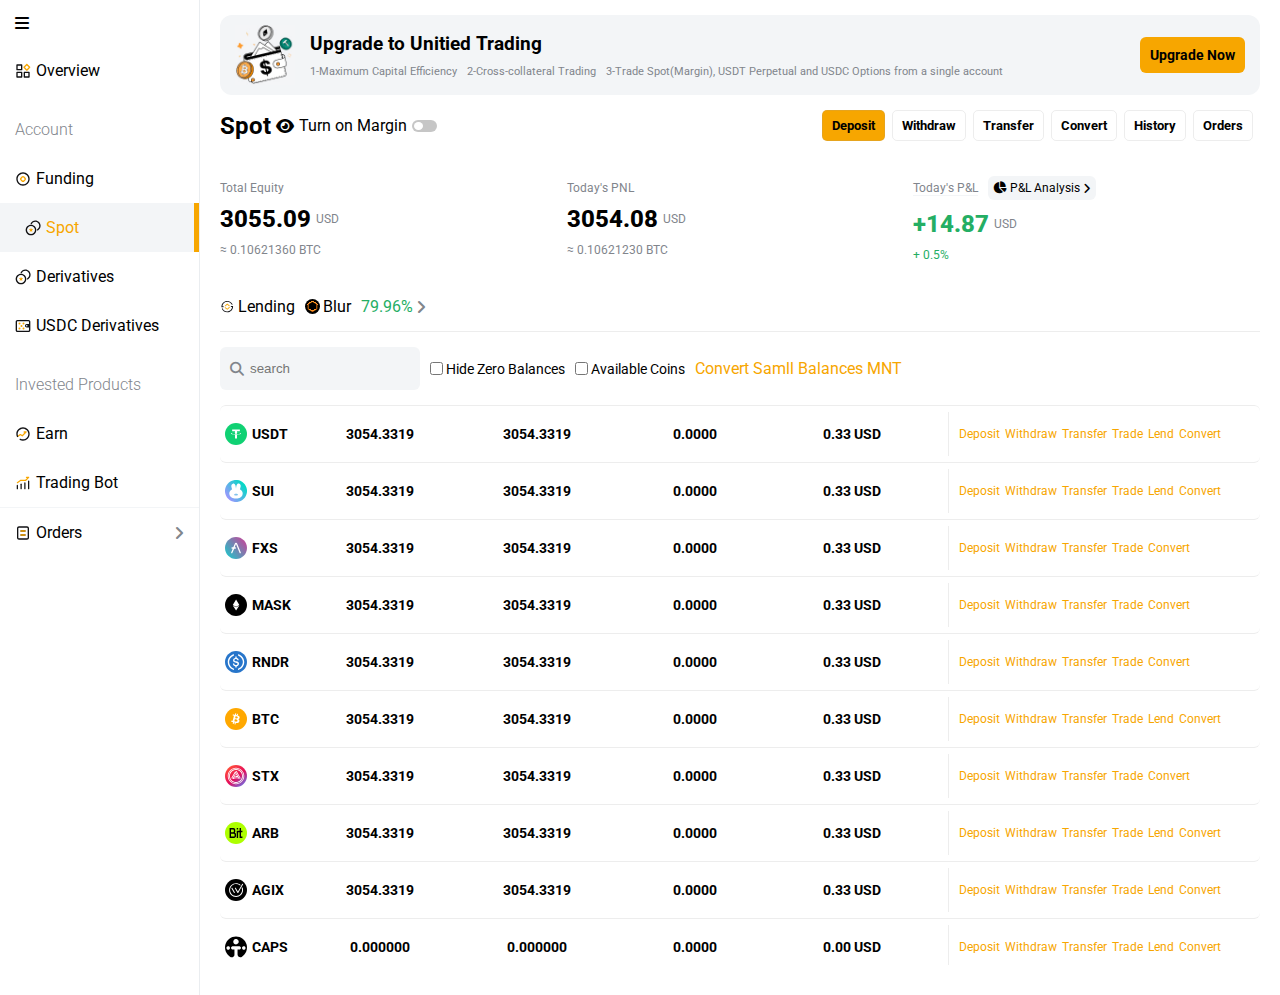
<file: index.html>
<!DOCTYPE html>
<html lang="en">
<head>
    <meta charset="UTF-8">
    <meta http-equiv="X-UA-Compatible" content="IE=edge">
    <meta name="viewport" content="width=device-width, initial-scale=1.0">
    <link rel="stylesheet" href="style.css">
    <link rel="stylesheet" href="webfonts/all.min.css">
    <link rel="preconnect" href="https://fonts.googleapis.com">
    <link rel="preconnect" href="https://fonts.gstatic.com" crossorigin>
    <link href="https://fonts.googleapis.com/css2?family=Roboto:ital,wght@0,100;0,300;0,400;1,100&display=swap" rel="stylesheet">
    <title>Bybit/Spot</title>
</head>
<body>
    <main>
        <aside>
            <i class= "fa-solid fa-bars" ></i>
            <ul class="pages">
                <li><a href="overview_page/index.html"><img src="images/download.svg" alt=""> <span>Overview</span></a></li>
                <h4 class="mini-title">Account</h4>
                <ul class="sub">
                    <li><a href="#0"><img src="images/download (1).svg" alt=""><span>Funding</span></a></li>
                    <li class="active"><a href="#0"><img src="images/download (3).svg" alt=""><span>Spot</span></a></li>
                    <li><a href="#0"><img src="images/download (3).svg" alt=""><span>Derivatives</span></a></li>
                    <li><a href="#0"><img src="images/download (2).svg" alt=""><span>USDC Derivatives</span></a></li>
                </ul>
                <h4 class="mini-title">Invested Products</h4>
                <ul class="sub">
                    <li><a href="#0"><img src="images/download (4).svg" alt=""><span>Earn</span></a></li>
                    <li><a href="#0"><img src="images//download (5).svg" alt=""><span>Trading Bot</span></a></li>
                </ul>
                <li class="last-li"><a href="#0"><img src="images/download (6).svg" alt=""><span>Orders</span></a><i class="fa-solid fa-angle-right"></i></li>
            </ul>
        </aside>
        <div class="content">
            <div class="overley"></div>
            <div class="acc-guide">
                <div class="left">
                    <img src="images/uta_update.0687ecd8.jpeg" alt="">
                    <div class="upgrade">
                        <h3>Upgrade to Unitied Trading</h3>
                        <ul clas="list">
                            <li>1-Maximum Capital Efficiency</li>
                            <li>2-Cross-collateral Trading</li>
                            <li>3-Trade Spot(Margin), USDT Perpetual and USDC Options from a single account</li>
                        </ol>
                    </div>
                </div>
                <a href="#0" class="right">Upgrade Now</a>
            </div>
            <div class="overview">
                <div class="left">
                    <h3>Spot<i class="fa-solid fa-eye"></i></h3>
                    <span>Turn on Margin <span class="icon"></span></span>
                </div>
                <div class="right">
                    <ul>
                        <li class="active">Deposit</li>
                        <li>Withdraw</li>
                        <li>Transfer</li>
                        <li>Convert</li>
                        <li>History</li>
                        <li>Orders</li>
                    </ul>
                </div>
            </div>
            <!-- usd info -->
            <div class="usd-info">
                <div class="box">
                    <div class="info">
                        <p class="head">Total Equity</p>
                        <div class="balance"><span class="num">3055.09</span><span>USD</span></div>
                        <p class="btc">≈ <span>0.10621360</span> BTC </p>
                    </div>
                </div>
                <div class="box">
                    <div class="info">
                        <p class="head">Today's PNL</p>
                        <div class="balance"><span class="num">3054.08</span><span>USD</span></div>
                            <p class="btc">≈ <span>0.10621230</span> BTC</p>
                    </div>
                </div>
                <div class="box">
                    <div class="info">
                        <div class="top">
                            <p class="head">Today's P&L</p>
                            <a href="analysis_page/index.html"><i class="fa-solid fa-chart-pie"></i> P&L Analysis <i class="fa-solid fa-angle-right"></i></a>
                        </div>
                        <div class="balance"><span class="plus">+</span><span class="num">14.87</span><span>USD</span></div>
                            <p class="btc">+ <span class="percentage">0.5%</span></p>
                    </div>
                </div>
            </div>
            <div class="mini">
                <span class="lending"><img src="images/download (7).svg" alt="">Lending</span>
                <span class="blur"><img src="images/a53b3094971d7b64825807ae103b2e50.svg" alt="">Blur</span>
                <span class="percent">79.96% <i class="fa-solid fa-angle-right"></i></span>
            </div>
            <div class="balances">
                <div class="inputs">
                    <div class="search">
                        <i class="fa-solid fa-search"></i>
                        <input type="search" name="" id="" placeholder="search">
                    </div>
                    <div class="hide-check-box check">
                        <input type="checkbox" name="" id="hide">
                        <label for="hide">Hide Zero Balances</label>
                    </div>
                    <div class="Available-check-box check">
                        <input type="checkbox" name="" id="Available">
                        <label for="Available">Available Coins</label>
                    </div>
                    <a href="#0">Convert Samll Balances MNT</a>
                </div>
                <div class="table">
                    <div class="row">
                        <div class="left">
                            <div class="title">
                                <img src="images/balances/170314b1e124e4f11ac58e456264a1b7.svg" alt="">
                                <span>USDT</span>
                            </div>
                            <ul class="balance">
                                <li>3054.3319</li>
                                <li>3054.3319</li>
                                <li>0.0000</li>
                                <li>0.33 USD</li>
                            </ul>
                        </div>
                        <ul class="options">
                            <li>Deposit</li>
                            <li>Withdraw</li>
                            <li>Transfer</li>
                            <li>Trade</li>
                            <li>Lend</li>
                            <li>Convert</li>
                        </ul>
                    </div>
                    <div class="row">
                        <div class="left">
                            <div class="title">
                                <img src="images/balances/1857d5971bed49d9b411032f54243128.svg" alt="">
                                <span>SUI</span>
                            </div>
                            <ul class="balance">
                                <li>3054.3319</li>
                                <li>3054.3319</li>
                                <li>0.0000</li>
                                <li>0.33 USD</li>
                            </ul>
                        </div>
                        <ul class="options">
                            <li>Deposit</li>
                            <li>Withdraw</li>
                            <li>Transfer</li>
                            <li>Trade</li>
                            <li>Lend</li>
                            <li>Convert</li>
                        </ul>
                    </div>
                    <div class="row">
                        <div class="left">
                            <div class="title">
                                <img src="images/balances/758de35cf90c758af2f36496de80621e.svg" alt="">
                                <span>FXS</span>
                            </div>
                            <ul class="balance">
                                <li>3054.3319</li>
                                <li>3054.3319</li>
                                <li>0.0000</li>
                                <li>0.33 USD</li>
                            </ul>
                        </div>
                        <ul class="options">
                            <li>Deposit</li>
                            <li>Withdraw</li>
                            <li>Transfer</li>
                            <li>Trade</li>
                            <li>Convert</li>
                        </ul>
                    </div>
                    <div class="row">
                        <div class="left">
                            <div class="title">
                                <img src="images/balances/8f413d7ed51fa4bc3d206d6abf41f4dc.svg" alt="">
                                <span>MASK</span>
                            </div>
                            <ul class="balance">
                                <li>3054.3319</li>
                                <li>3054.3319</li>
                                <li>0.0000</li>
                                <li>0.33 USD</li>
                            </ul>
                        </div>
                        <ul class="options">
                            <li>Deposit</li>
                            <li>Withdraw</li>
                            <li>Transfer</li>
                            <li>Trade</li>
                            <li>Convert</li>
                        </ul>
                    </div>
                    <div class="row">
                        <div class="left">
                            <div class="title">
                                <img src="images/balances/d5f54f5d8fb4157ec4414ebef8befb89.svg" alt="">
                                <span>RNDR</span>
                            </div>
                            <ul class="balance">
                                <li>3054.3319</li>
                                <li>3054.3319</li>
                                <li>0.0000</li>
                                <li>0.33 USD</li>
                            </ul>
                        </div>
                        <ul class="options">
                            <li>Deposit</li>
                            <li>Withdraw</li>
                            <li>Transfer</li>
                            <li>Trade</li>
                            <li>Convert</li>
                        </ul>
                    </div>
                    <div class="row">
                        <div class="left">
                            <div class="title">
                                <img src="images/balances/d9c8c35b4223b50d9773d7d5294d019f.svg" alt="">
                                <span>BTC</span>
                            </div>
                            <ul class="balance">
                                <li>3054.3319</li>
                                <li>3054.3319</li>
                                <li>0.0000</li>
                                <li>0.33 USD</li>
                            </ul>
                        </div>
                        <ul class="options">
                            <li>Deposit</li>
                            <li>Withdraw</li>
                            <li>Transfer</li>
                            <li>Trade</li>
                            <li>Lend</li>
                            <li>Convert</li>
                        </ul>
                    </div>
                    <div class="row">
                        <div class="left">
                            <div class="title">
                                <img src="images/balances/f002f4e46c0af78c90618f99cf4cfd5d.svg" alt="">
                                <span>STX</span>
                            </div>
                            <ul class="balance">
                                <li>3054.3319</li>
                                <li>3054.3319</li>
                                <li>0.0000</li>
                                <li>0.33 USD</li>
                            </ul>
                        </div>
                        <ul class="options">
                            <li>Deposit</li>
                            <li>Withdraw</li>
                            <li>Transfer</li>
                            <li>Trade</li>
                            <li>Convert</li>
                        </ul>
                    </div>
                    <div class="row">
                        <div class="left">
                            <div class="title">
                                <img src="images/balances/f4d5a4412a4ae96b424cd369f81d489f.svg" alt="">
                                <span>ARB</span>
                            </div>
                            <ul class="balance">
                                <li>3054.3319</li>
                                <li>3054.3319</li>
                                <li>0.0000</li>
                                <li>0.33 USD</li>
                            </ul>
                        </div>
                        <ul class="options">
                            <li>Deposit</li>
                            <li>Withdraw</li>
                            <li>Transfer</li>
                            <li>Trade</li>
                            <li>Lend</li>
                            <li>Convert</li>
                        </ul>
                    </div>
                    <div class="row">
                        <div class="left">
                            <div class="title">
                                <img src="images/balances/4f3ab9a1902a7daf20a56386bbf0fc79.svg" alt="">
                                <span>AGIX</span>
                            </div>
                            <ul class="balance">
                                <li>3054.3319</li>
                                <li>3054.3319</li>
                                <li>0.0000</li>
                                <li>0.33 USD</li>
                            </ul>
                        </div>
                        <ul class="options">
                            <li>Deposit</li>
                            <li>Withdraw</li>
                            <li>Transfer</li>
                            <li>Trade</li>
                            <li>Lend</li>
                            <li>Convert</li>
                        </ul>
                    </div>
                    <div class="row">
                        <div class="left">
                            <div class="title">
                                <img src="images/balances/e0daf3f2ada42daf83da854898471602.svg" alt="">
                                <span>CAPS</span>
                            </div>
                            <ul class="balance">
                                <li>0.000000</li>
                                <li>0.000000</li>
                                <li>0.0000</li>
                                <li>0.00 USD</li>
                            </ul>
                        </div>
                        <ul class="options">
                            <li>Deposit</li>
                            <li>Withdraw</li>
                            <li>Transfer</li>
                            <li>Trade</li>
                            <li>Lend</li>
                            <li>Convert</li>
                        </ul>
                    </div>
                    <div class="row">
                        <div class="left">
                            <div class="title">
                                <img src="images/balances/346a12a304bf37a227af2e7f7fcee6d7.svg" alt="">
                                <span>CGPT</span>
                            </div>
                            <ul class="balance">
                                <li>0.000000</li>
                                <li>0.000000</li>
                                <li>0.0000</li>
                                <li>0.00 USD</li>
                            </ul>
                        </div>
                        <ul class="options">
                            <li>Deposit</li>
                            <li>Withdraw</li>
                            <li>Transfer</li>
                            <li>Trade</li>
                            <li>Lend</li>
                            <li>Convert</li>
                        </ul>
                    </div>
                </div>
            </div>
        </div>
    </main>
    <script src="main.js"></script>
</body>
</html>
</file>
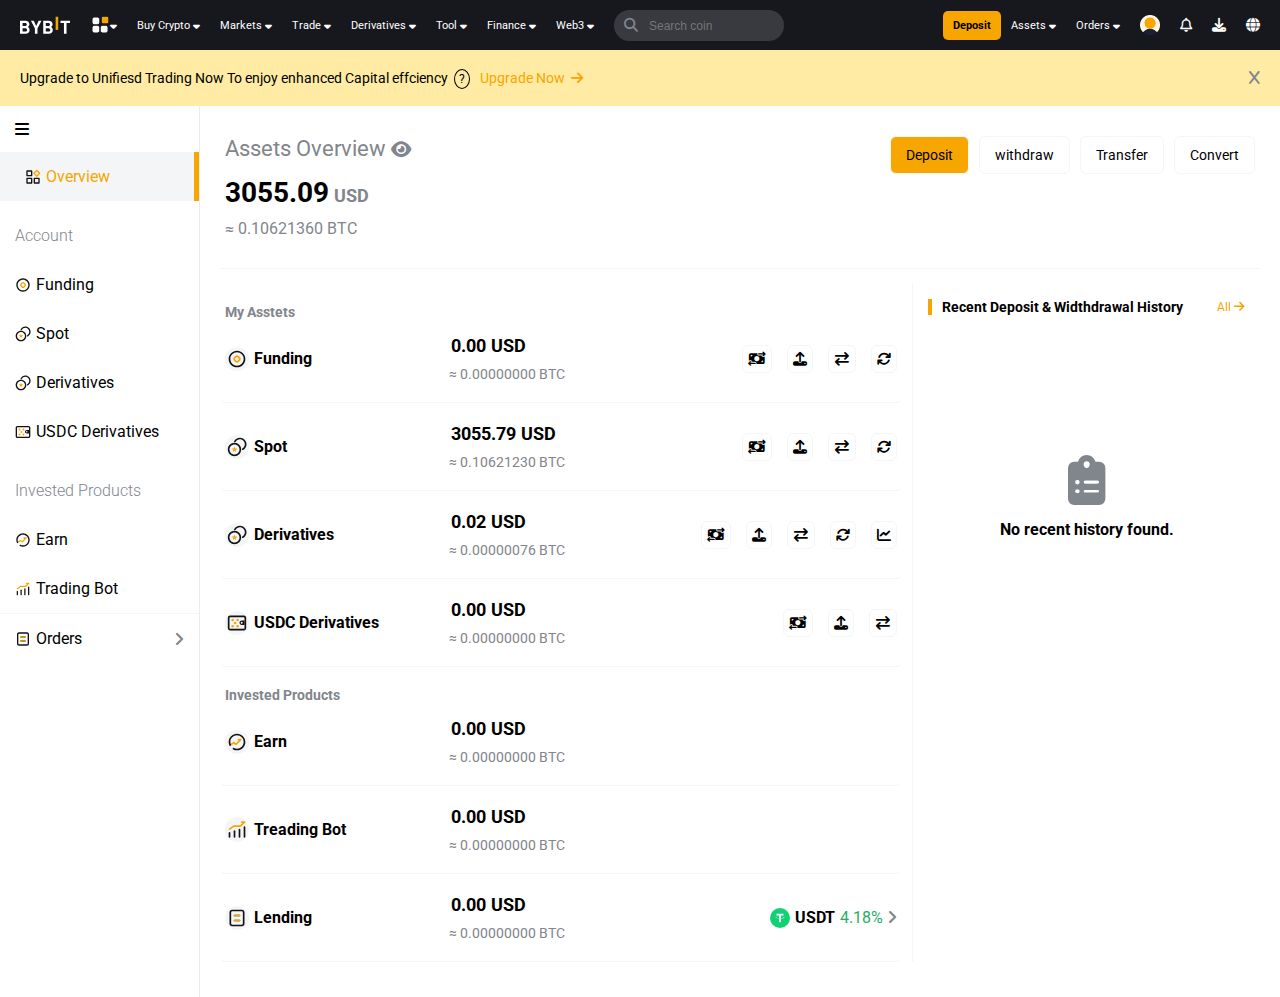
<file: overview_page/index.html>
<!DOCTYPE html>
<html lang="en">
<head>
    <meta charset="UTF-8">
    <meta http-equiv="X-UA-Compatible" content="IE=edge">
    <meta name="viewport" content="width=device-width, initial-scale=1.0">
    <link rel="stylesheet" href="style.css">
    <link rel="stylesheet" href="../webfonts/all.min.css">
    <link rel="preconnect" href="https://fonts.googleapis.com">
    <link rel="preconnect" href="https://fonts.gstatic.com" crossorigin>
    <link href="https://fonts.googleapis.com/css2?family=Roboto:ital,wght@0,100;0,300;0,400;1,100&display=swap" rel="stylesheet">
    <title>Overview</title>
</head>
<body>
    <header>
        <div class="left">
            <ul class="linkes">
                <li class="mobile"><a href="#0"><img class="logo" src="images/logo.svg" alt=""></a></li>
                <li><a href="#0"><img class="link" src="images/download.png" alt=""><i class="fa-solid fa-caret-down"></i></a></li>
                <li><a href="#0"><span>Buy Crypto</span><i class="fa-solid fa-caret-down"></i></a></li>
                <li><a href="#0"><span>Markets</span><i class="fa-solid fa-caret-down"></i></a></li>
                <li><a href="#0"><span>Trade</span><i class="fa-solid fa-caret-down"></i></a></li>
                <li><a href="#0"><span>Derivatives</span><i class="fa-solid fa-caret-down"></i></a></li>
                <li><a href="#0"><span>Tool</span><i class="fa-solid fa-caret-down"></i></a></li>
                <li><a href="#0"><span>Finance</span><i class="fa-solid fa-caret-down"></i></a></li>
                <li><a href="#0"><span>Web3</span><i class="fa-solid fa-caret-down"></i></a></li>
            </ul>
            <div class="search">
                <i class="fa-solid fa-search"></i>
                <input type="search" name="" id="" placeholder="Search coin">
            </div>
            <div class="search-mobile">
                <i class="fa-solid fa-search"></i>
                <input type="search" name="" id="" placeholder="Search coin">
            </div>
        </div>
        <div class="right">
            <ul class="linkes">
                <li class="btn"><a href="#0">Deposit</a></li>
                <li><a href="#0"><span>Assets</span><i class="fa-solid fa-caret-down"></i></a></li>
                <li><a href="#0"><span>Orders</span><i class="fa-solid fa-caret-down"></i></a></li>
                <li class="mobile sub-menu">
                    <a href="#0"><i class="fa-solid fa-angle-down mobile"></i><img src="images/default.png" alt=""></a>
                    <ul class="icons">
                        <ul class="nested">
                            <li class="mobile"><a href="#0"><img src="images/default.png" alt=""></a></li>
                            <li class="mobile"><a href="#0"><i class="fa-regular fa-bell"></i></a></li>
                            <li class="mobile"><a href="#0"><i class="fa-solid fa-download "></i></a></li>
                            <li class="mobile"><a href="#0"><i class="fa-solid fa-globe "></i></a></li>
                        </ul>
                        <li class="btn mobile"><a href="#0">Deposit</a></li>
                    </ul>
                </li>
                <li class="mobile bars last"><i class="fa-solid fa-bars"></i></li>
                <li><a href="#0"><i class="fa-regular fa-bell last"></i></a></li>
                <li><a href="#0"><i class="fa-solid fa-download last"></i></a></li>
                <li><a href="#0"><i class="fa-solid fa-globe last"></i></a></li>
            </ul>
        </div>
    </header>
    <div class="mobile-menu">
        <i class="fa-solid fa-x"></i>
        <ul class="linkes">
            <li><a href="#0"><span>Assets</span><i class="fa-solid fa-caret-down"></i></a></li>
            <li><a href="#0"><span>Orders</span><i class="fa-solid fa-caret-down"></i></a></li>
            <li><a href="#0"><img class="link" src="images/download.png" alt=""><i class="fa-solid fa-caret-down"></i></a></li>
            <li><a href="#0"><span>Buy Crypto</span><i class="fa-solid fa-caret-down"></i></a></li>
            <li><a href="#0"><span>Markets</span><i class="fa-solid fa-caret-down"></i></a></li>
            <li><a href="#0"><span>Trade</span><i class="fa-solid fa-caret-down"></i></a></li>
            <li><a href="#0"><span>Derivatives</span><i class="fa-solid fa-caret-down"></i></a></li>
            <li><a href="#0"><span>Tool</span><i class="fa-solid fa-caret-down"></i></a></li>
            <li><a href="#0"><span>Finance</span><i class="fa-solid fa-caret-down"></i></a></li>
            <li><a href="#0"><span>Web3</span><i class="fa-solid fa-caret-down"></i></a></li>
        </ul>
    </div>
    <div class="upgrade">
        <div class="left">
            <p>Upgrade to Unifiesd Trading Now To enjoy enhanced Capital effciency <span>?</span></p>
            <a href="#0">Upgrade Now <i class="fa-solid fa-arrow-right"></i></a>
        </div>
        <i class="fa-solid fa-x"></i>
    </div>
    <main>
        <aside>
            <i class= "fa-solid fa-bars" ></i>
            <ul class="pages">
                <li class="active"><a href="#0"><img src="images/download.svg" alt=""> <span>Overview</span></a></li>
                <h4 class="mini-title">Account</h4>
                <ul class="sub">
                    <li><a href="#0"><img src="images/download (1).svg" alt=""><span>Funding</span></a></li>
                    <li><a href="../index.html"><img src="images/download (3).svg" alt=""><span>Spot</span></a></li>
                    <li><a href="#0"><img src="images/download (3).svg" alt=""><span>Derivatives</span></a></li>
                    <li><a href="#0"><img src="images/download (2).svg" alt=""><span>USDC Derivatives</span></a></li>
                </ul>
                <h4 class="mini-title">Invested Products</h4>
                <ul class="sub">
                    <li><a href="#0"><img src="images/download (4).svg" alt=""><span>Earn</span></a></li>
                    <li><a href="#0"><img src="images//download (5).svg" alt=""><span>Trading Bot</span></a></li>
                </ul>
                <li class="last-li"><a href="#0"><img src="images/download (6).svg" alt=""><span>Orders</span></a><i class="fa-solid fa-angle-right"></i></li>
            </ul>
        </aside>
        <div class="content">
            <div class="assets-overveiw">
                <div class="left">
                    <div class="info">
                        <p class="head">Assets Overview <i class="fa-solid fa-eye"></i></p>
                        <div class="balance"><span class="num">3055.09</span><span>USD</span></div>
                        <p class="btc">≈ <span>0.10621360</span> BTC </p>
                    </div>
                </div>
                <div class="right">
                    <ul>
                        <li class="active">Deposit</li>
                        <li>withdraw</li>
                        <li>Transfer</li>
                        <li>Convert</li>
                    </ul>
                </div>
            </div>
            <div class="my-assets">
                <div class="left">
                    <div class="row">
                        <h4>My Asstets</h4>
                        <div class="row-content">
                            <div class="left">
                                <h3 class="title"><div class="img"><img src="images/download (1).svg" alt=""></div>Funding</h3>
                                <div class="info">
                                    <div class="balance"><span class="num">0.00</span><span>USD</span></div>
                                    <p class="btc">≈ <span>0.00000000</span> BTC </p>
                                </div>
                            </div>
                            <div class="right">
                                <ul>
                                    <li><i class="fa-solid fa-money-bill-transfer"></i></li>
                                    <li><i class="fa-solid fa-upload"></i></li>
                                    <li><i class="fa-solid fa-arrow-right-arrow-left"></i></li>
                                    <li><i class="fa-solid fa-arrows-rotate"></i></li>
                                </ul>
                            </div>
                        </div>
                    </div>
                    <div class="row">
                        <div class="row-content">
                            <div class="left">
                                <h3 class="title"><div class="img"><img src="images/download (3).svg" alt=""></div>Spot</h3>
                                <div class="info">
                                    <div class="balance"><span class="num">3055.79</span><span>USD</span></div>
                                    <p class="btc">≈ <span>0.10621230</span> BTC </p>
                                </div>
                            </div>
                            <div class="right">
                                <ul>
                                    <li><i class="fa-solid fa-money-bill-transfer"></i></li>
                                    <li><i class="fa-solid fa-upload"></i></li>
                                    <li><i class="fa-solid fa-arrow-right-arrow-left"></i></li>
                                    <li><i class="fa-solid fa-arrows-rotate"></i></li>
                                </ul>
                            </div>
                        </div>
                    </div>
                    <div class="row">
                        <div class="row-content">
                            <div class="left">
                                <h3 class="title"><div class="img"><img src="images/download (3).svg" alt=""></div>Derivatives</h3>
                                <div class="info">
                                    <div class="balance"><span class="num">0.02</span><span>USD</span></div>
                                    <p class="btc">≈ <span>0.00000076</span> BTC </p>
                                </div>
                            </div>
                            <div class="right">
                                <ul>
                                    <li><i class="fa-solid fa-money-bill-transfer"></i></li>
                                    <li><i class="fa-solid fa-upload"></i></li>
                                    <li><i class="fa-solid fa-arrow-right-arrow-left"></i></li>
                                    <li><i class="fa-solid fa-arrows-rotate"></i></li>
                                    <li><i class="fa-solid fa-chart-line"></i></li>
                                </ul>
                            </div>
                        </div>
                    </div>
                    <div class="row">
                        <div class="row-content">
                            <div class="left">
                                <h3 class="title"><div class="img"><img src="images/download (2).svg" alt=""></div>USDC Derivatives</h3>
                                <div class="info">
                                    <div class="balance"><span class="num">0.00</span><span>USD</span></div>
                                    <p class="btc">≈ <span>0.00000000</span> BTC </p>
                                </div>
                            </div>
                            <div class="right">
                                <ul>
                                    <li><i class="fa-solid fa-money-bill-transfer"></i></li>
                                    <li><i class="fa-solid fa-upload"></i></li>
                                    <li><i class="fa-solid fa-arrow-right-arrow-left"></i></li>
                                </ul>
                            </div>
                        </div>
                    </div>
                    <div class="row">
                        <h4>Invested Products</h4>
                        <div class="row-content">
                            <div class="left">
                                <h3 class="title"><div class="img"><img src="images/download (4).svg" alt=""></div>Earn</h3>
                                <div class="info">
                                    <div class="balance"><span class="num">0.00</span><span>USD</span></div>
                                    <p class="btc">≈ <span>0.00000000</span> BTC </p>
                                </div>
                            </div>
                            <div class="right">
                            </div>
                        </div>
                    </div>
                    <div class="row">
                        <div class="row-content">
                            <div class="left">
                                <h3 class="title"><div class="img"><img src="images/download (5).svg" alt=""></div>Treading Bot</h3>
                                <div class="info">
                                    <div class="balance"><span class="num">0.00</span><span>USD</span></div>
                                    <p class="btc">≈ <span>0.00000000</span> BTC </p>
                                </div>
                            </div>
                            <div class="right">
                            </div>
                        </div>
                    </div>
                    <div class="row">
                        <div class="row-content">
                            <div class="left">
                                <h3 class="title"><div class="img"><img src="images/download (6).svg" alt=""></div>Lending</h3>
                                <div class="info">
                                    <div class="balance"><span class="num">0.00</span><span>USD</span></div>
                                    <p class="btc">≈ <span>0.00000000</span> BTC </p>
                                </div>
                            </div>
                            <div class="right">
                                <h3>
                                    <img src="images/170314b1e124e4f11ac58e456264a1b7.svg" alt="">
                                    USDT
                                </h3>
                                <span>4.18% <i class="fa-solid fa-angle-right"></i></span>
                            </div>
                        </div>
                    </div>
                </div>
                <div class="right">
                    <div class="header">
                        <h3>Recent Deposit & Widthdrawal History</h3>
                        <a href="#0">All <i class="fa-solid fa-arrow-right"></i></a>
                    </div>
                    <div class="content"></div>
                    <div class="no-data">
                        <i class="fa-solid fa-clipboard-list"></i>
                        <p>No recent history found.</p>
                    </div>
                </div>
            </div>
        </div>
    </main>
    <div class="overley"></div>
    <script src="main.js"></script>
</body>
</html>
</file>
<file: style.css>
* {
    box-sizing: border-box;
    padding: 0;
    margin: 0;
}

:root {
    --main-color: #f7a600;
    --main-padding: 15px;
    --background-color: #f3f5f7;
    --bds-gray-T2: #81858c;
    --green-color: rgb(36, 174, 100);
}

body {
    scroll-behavior: smooth;
    font-family: 'Roboto', sans-serif;
}

ul {
    list-style: none;
}

a {
    text-decoration: none;
}
/* start sidebar */
main {
    transition: 0.4s;
    display: grid;
    grid-template-columns: 200px 1fr;
}
@media (min-width:992px) {
    main.m-sh {
        grid-template-columns: 50px 1fr;
    }
}
@media (max-width:991px) {
    main {
        grid-template-columns: 1fr;
    }
}
main aside {
    transition: 0.4s;
    width: 200px;
    border-right: 1px solid #eaedf0;
    height: 100%;
    background-color: white;
}
main aside ul li {
    transition: var(0.6s);
}
main aside ul li a {
    transition: 0.6s;
    display: flex;
    align-items: center;
    color: black;
    padding: var(--main-padding);
}
main aside ul li:hover a {
    color: var(--main-color);
}

main aside ul li:hover {
    background-color: var(--background-color);
}
main aside ul li a img {
    margin-right: 5px;
}

main aside ul li.active {
    background-color: var(--background-color);
    position: relative;
} 
main aside ul li.active a img {
    margin-left: 10px;
}

main aside ul li.active a {
    color: var(--main-color);
}
main aside ul li.active::after {
    content: "";
    position: absolute;
    width: 5px;
    height: 100%;
    right: 0;
    top: 0;
    background-color: var(--main-color);
}
main aside ul li img {
    transition: 0.6s;
    width: 16px;
    height: 16px;
}
main aside ul li:hover img {
    margin-left: 10px;
}
main aside > i {
    padding: var(--main-padding);
    cursor: pointer;
}

main aside ul h4 {
    margin-top: 10px;
    color: var(--bds-gray-T2);
    font-size: 16px;
    padding: var(--main-padding);
    font-weight: 300;
}

.last-li {
    display: flex;
    align-items: center;
    justify-content: space-between;
    border-top: 0.5px solid var(--background-color) ;
}
.last-li > i {
    color: var(--bds-gray-T2);
    cursor: pointer;
    transition: 0.6s;
    margin-right: 15px;
}

.last-li > i:hover {
    color: var(--main-color);
}
/* shrink class */

aside.shrink {
    width: 50px ;
    overflow: hidden;
}

aside.shrink ul li a img {
    margin-right: 20px;
}
aside.shrink ul h4 {
    margin-left: 40px;
}

aside.shrink ul li:hover img {
    margin-left: 0;
}
aside.shrink ul li a span {
    display: none;
}

aside.shrink ul h4 {
    visibility: hidden;
}
aside.shrink ul li.active img {
    margin-left: 0;
}

/* responsive */
@media (max-width: 991px)
{
    main aside {
        position: fixed;
        z-index: 100000;
        width: 300px;
    }
    main aside ul li a {
        font-size: 14px;
    }
}

/* content */
main .content {
    padding: var(--main-padding) 20px;
}
main .content .acc-guide {
    background-color: var(--background-color);
    padding: 10px 15px;
    display: flex;
    justify-content: space-between;
    align-items: center;
    border-radius: 12px;
}

main .content .acc-guide .left {
    display: flex;
    justify-content: space-between;
    align-items: center;
}

main .content .acc-guide .left ul {
    display: flex;
    justify-content: space-between;
    margin-top: 10px;
}

main .content .acc-guide .left img {
    width: 60px;

}

main .content .acc-guide .left .upgrade {
    display: flex;
    flex-direction: column;
    justify-content: space-between;
    align-items: flex-start;
    margin-left: 15px;
}

main .content .acc-guide .left ul li {
    font-size: 11px;
    color: var(--bds-gray-T2);
}

main .content .acc-guide .left ul li:not(:last-child) {
    margin-right: 10px;
}

main .content .acc-guide  a.right {
    display: block;
    color: black;
    background-color: var(--main-color);
    border-radius: 6px;
    width: fit-content;
    padding: 10px;
    font-size: 14px;
    font-weight: bold;
    text-align: center;
}
.overley  {
    display: none;
    position: fixed;
    width: 100%;
    height: calc(100% + 15px);
    background-color: #00000061;
    top: 0;
}
/* responsive */

@media (max-width: 991px)
{
    main .content {
        padding-left: 65px;
    }
    main .content .acc-guide {
        flex-direction: column;
        justify-content: center;
        align-items: center;
        padding: 15px 5px 20px;
    }
    main .content .acc-guide .left {
        flex-direction: column;

    }
    main .content .acc-guide .left h3 {
        margin: 10px 0 0;
    }
    main .content .acc-guide .left .upgrade {
        align-items: center;
        justify-content: center;
    }
    main .content .acc-guide .left ul {
        margin-top: 20px;
    }
    main .content .acc-guide .left ul li {
        padding: 10px 0;
        font-size: 13px;
    }
    main .content .acc-guide a.right {
        margin-top: 20px;
    }   
}

@media (max-width: 676px)
{
    main .content .acc-guide .left ul {
        flex-wrap: wrap;
    }
}

/* over view */

.overview {
    display: flex;
    justify-content: space-between;
    align-items: center;
    margin: 15px 0;
}
.overview .left {
    display: flex;
    align-items: center;
}
.overview .left h3 {
    font-size: 24px;
    font-weight: bold;
    display: flex;
    align-items: center;
}
.overview .left > span {
    margin-left: 5px;
    display: flex;
    align-items: center;
}
.overview .left > span .icon {
    position: relative;
    display: block;
    width: 25px;
    height: 12px;
    background-color: #9e9e9e96;
    margin-left: 5px;
    border-radius: 12px;
    cursor: pointer;
}
.overview .left > span .icon::before {
    content: "";
    position: absolute;
    left: 2px;
    top: 2px;
    background-color: white;
    width: calc(50% - 4px);
    height: calc(100% - 4px);
    border-radius: 50%;
}
.overview .left h3 i {
    margin-left: 5px;
    font-size: 16px;
}
.overview .right ul {
    display: flex;
    justify-content: space-between;
}
.overview .right ul li {
    padding: 7px 9px;
    color: black;
    border: 1px solid #9e9e9e30;
    margin-right: 7px;
    font-size: 13px;
    font-weight: bold;
    border-radius: 5px;
    cursor: pointer;
    transition: 0.6s;
}
.overview .right ul li:not(li.active):hover {
    color: var(--main-color);
    border: 1px solid var(--main-color);
}
.overview .right ul li.active {
    background-color: var(--main-color);
}

@media (max-width: 676px) {
     .overview .left {
        margin-bottom: 15px;
    }
     .overview {
        flex-direction: column;
        align-items: flex-start;
        justify-content: center;
    }
}

/* usd info */
.content .usd-info {
    display: flex;
    margin-top: 15px;
    justify-content: space-between;
}
.content .usd-info .box {
    width: calc(100% / 3);
    padding: 20px 0;
    border-radius: 10px;
    display: flex;
    align-items: center;
    justify-content: space-between;
}

.content .usd-info .box:not(:last-child) .info .head {
    color: var(--bds-gray-T2);
    font-size: 12px;
    margin-bottom: 10px;
}

.content .usd-info .box:not(:last-child) .info .balance {
    display: flex;
    align-items: center;
    justify-content: space-between;
    margin-bottom: 10px;
}

.content .usd-info .box:not(:last-child) .info p :last-child {
    color: var(--bds-gray-T2);
    font-size: 12px;
}

.content .usd-info .box:not(:last-child) .info .btc{
    color: var(--bds-gray-T2);
    font-size: 12px;
}

.content .usd-info .box .info .balance .num {
    margin-right: 5px;
}

.content .usd-info .box:not(:last-child) .info .balance .num {
    font-size: 24px;
    font-weight: 800;
}
.content .usd-info .box:not(:last-child) .info .balance span:last-child {
    color: var(--bds-gray-T2);
    font-size: 12px;
}

.content .usd-info .box:last-child .top {
    display: flex;
    align-items: center;
    margin-bottom: 10px;
    color: black;
    font-size: 12px;
}

.content .usd-info .box:last-child .top a:hover {
    color: var(--main-color);
}

.content .usd-info .box:last-child .top p {
    color: var(--bds-gray-T2);
    border-bottom: 0.2px solid var(--background-color);
}

.content .usd-info .box:last-child .top a {
    display: flex;
    align-items: center;
    margin-left: 10px;
    background-color: var(--background-color);
    padding: 5px;
    transition: 0.6s;
    border-radius: 6px;
    color: #000;
}

.content .usd-info .box:last-child .top a i:first-child {
    margin-right: 3px;
}

.content .usd-info .box:last-child .top i:last-child {
    margin-left: 3px;
    margin-top: 2px;
}

.content .usd-info .box:last-child .balance .num, 
.content .usd-info .box:last-child .balance .plus {
    color: var(--green-color);
    font-size: 24px;
    font-weight: 800;
}

.content .usd-info .box:last-child .balance {
    display: flex;
    align-items: center;
}
.content .usd-info .box:last-child .balance span:last-child {
    color: var(--bds-gray-T2);
    font-size: 12px;
}

.content .usd-info .box:last-child .btc {
    color: var(--green-color);
    font-size: 12px;
    margin-top: 10px;
}
/* mini */

.mini  {
    display: flex;
    padding: var(--main-padding) 0;
    border-bottom: 1px solid #9e9e9e30;
}
.mini span {
    margin-right: 10px;
}

.mini span img {
    width: 15px;
    margin-right: 3px;
}
.mini span {
    display: flex;
    align-items: center;
}

.mini span.percent {
    color: var(--green-color);
} 

.mini span.percent i {
    color: var(--bds-gray-T2);
    margin-left: 3px;
}
/* responsive */
@media (max-width: 676px) {
    .content .usd-info {
        flex-wrap: wrap;
    } 
}

/* balances */
.balances {
    padding: var(--main-padding) 0;
}

.balances .inputs {
    display: flex;
    align-items: center;
}

.balances .inputs .search {
    position: relative;
    width: 200px;
}



.balances .inputs .search input {
    width: 100%;
    padding: 14px 30px ;
    border: none;
    background-color: var(--background-color);
    border-radius: 6px;
}

.balances .inputs .search input:focus {
    outline: none;
}

.balances .inputs .search i {
    position: absolute;
    top: 50%;
    transform: translateY(-50%);
    left: 10px;
    font-size: 14px;
    color: var(--bds-gray-T2);
}

.balances .inputs .hide-check-box {
    margin: 0 10px;
}

.balances .inputs .check {
    display: flex;
    align-items: center;

}

.balances .inputs .check input {
    margin-right: 3px;
}

.balances .inputs .check label {
    font-size: 14px;
}

.balances .inputs .Available-check-box {
    margin-right: 10px;
}

.balances .inputs a {
    color: var(--main-color);
}

.table {
    margin-top: 15px;
    overflow-y: scroll;
    height: 560px;
    overflow-x: hidden;
}
@media (max-width: 676px)
{
    .table {
        overflow: none;
        height: fit-content;
    } 
}
.table .title img {
    width: 22px;
    margin-right: 5px;
}
.table .title {
    display: flex;
    align-items: center;
    padding:0 5px;
    width: fit-content;
    margin-right: 30px;
    width: 80px;
}
.table .title span {
    font-weight: bold;
    font-size: 14px;
}
.table .row {
    display: flex;
    align-items: center;
    justify-content: space-between;
    border-radius: 6px;
    transition: 0.6s;
    border-bottom: 1px solid #9e9e9e30;
}

.table .row:first-child {
    border-top: 1px solid #9e9e9e30;
}

.table .row:hover {
    background-color: var(--background-color);
}

.table .row .left {
    display: flex;
    align-items: center;
    width: 70%;
}

.table .row ul.balance {
    display: flex;
    justify-content: space-between;
    width: 80%;
    padding-right: 10px;
}

.table .row ul.balance li {
    font-size: 14px;
    font-weight: bold;
    transition: 0.6s;
    padding: 20px 0;
    text-align: center;
    width: 100px;
}

.table .row ul.options {
    width: 30%;
    display: flex;
    padding: 0 10px;
    border-left: 1px solid #9e9e9e30;
    justify-content: flex-start;
}

@media (max-width: 991px)
{
    .table .row ul.options {
        overflow: scroll;
    }
}

.table .row ul.options li {
    margin-right: 5px;
    font-size: 12px;
    color: var(--main-color);
    padding: var(--main-padding) 0;
    cursor: pointer;
}
</file>
<file: overview_page/style.css>
* {
    box-sizing: border-box;
    padding: 0;
    margin: 0;
}

:root {
    --main-color: #f7a600;
    --main-padding: 15px;
    --background-color: #f3f5f7;
    --bds-gray-T2: #81858c;
    --green-color: rgb(36, 174, 100);
    --primary-color-02: #17181e;
    --light-orange: rgba(255,215,72,.5) ;
}

.container{
    padding-left: 15px;
    padding-right: 15px;
    margin-left: auto;
    margin-right: auto;
}
@media (min-width: 768px){
    .container{
        width: 750px;
    }
}
@media(MIN-WIDTH: 992PX){
    .container{
        width: 970PX;
    }
}
@media(MIN-WIDTH: 1200PX){
    .container{
        width: 1170px;
    }
}

body {
    scroll-behavior: smooth;
    font-family: 'Roboto', sans-serif;
    overflow-x: hidden;
}

ul {
    list-style: none;
}

a {
    text-decoration: none;
}
header {
    background-color: var(--primary-color-02);
    position: relative;
    padding: 0 10px;
    display: flex;
    align-items: center;
    justify-content: space-between;
}

header > div {
    display: flex;
    align-items: center;
}

header > div ul {
    display: flex;
    align-items: center;
}

header > div ul li {
    transition: 0.4s;
}

header > div ul li a {
    padding:var(--main-padding) 10px;
    color: white;
    font-size: 11px;
    display: flex;
    align-items: center;
}

header > div ul li a > i:not(.last) {
    transform: rotate(0deg);
    transition: 0.4s;
}
@media (min-width: 992px) {
    header > div ul li:hover a {
        color: var(--main-color);
    }
    
    header > div ul li:hover a > i:not(.last) {
        transform: rotate(-180deg);
    }
}

header div ul li a span {
    margin-right: 3px;
}

header > div ul li a img.logo {
    width: 50px;
}

header > div ul li a img.link {
    width: 20px;
}

header .right ul li a img {
    width: 20px;
}

header .right ul li a i.last {
    font-size: 14px;
}

header .right ul li.btn {
    width: fit-content;
    background: var(--main-color);
    border-radius: 5px;
}

header .right ul li.btn a {
    padding: 8px 10px;
    color: black;
    font-weight: bold;
}

header .left .search {
    background-color: hsla(0,0%,100%,.08);
    position: relative;
    border-radius: 20px;
    margin-left: 10px;
}

header .left .search i {
    position: absolute;
    top: 50%;
    transform: translateY(-50%);
    left: 10px;
    color: var(--bds-gray-T2);
    font-size: 14px;
}

header .left .search input {
    width: 170px;
    background-color: hsla(0,0%,100%,.08);
    padding:8px  10px;
    border: none;
    padding-left: 35px;
    border-radius: 20px;
    color: white;
}

header .left .search input::placeholder {
    font-size: 12px;
}

header .left .search input:focus {
    outline: none;
    border: 1px solid var(--main-color);
}

/* responsive header */
@media (min-width: 1024px) and (max-width: 1100px)
{
    header > div ul li a {
        font-size: 8px;
    }
}
.mobile-menu {
    display: none;
}
.sub-menu ul {
    display: none;
}
.search-mobile {
    display: none;
}
.bars {
    display: none;
}
.mobile i.mobile {
    display: none;
} 
@media (max-width: 991px)
{
.mobile i.mobile {
    display: inline;
    margin-right: 5px;
} 
 .sub-menu {
    position: relative;
}
 .sub-menu > ul {
    padding: 5px 10px 10px;
     display: none;
     flex-direction: column;
     visibility: hidden;
     background-color: var(--primary-color-02);
    position: absolute;
    bottom: -96px;
    left: 34%;
    transform: translateX(-50%);
}
header .right ul li.btn {
    margin-top: 5px;
        width: 100%;
}
header .right ul li.btn a {
    display: flex;
    align-items: center;
    justify-content: center;
}
.sub-menu > ul .nested {
    display: flex;
}
.sub-menu ul li a {
    font-size: 14px;
}
.sub-menu ul li:hover a {
    color: var(--main-color);
}
.sub-menu ul.active {
    display: flex;
    visibility: visible;
    animation: to-top 1 0.7s;
}
@keyframes to-top {
    from {
        transform: translate(-50%,10px);
        opacity: 0;
    }to {
        transform: translatey(-50%,0);
        opacity: 1;
    }
}
.bars {
    display: block;
}
header .left ul li:not(.mobile)  {
    display: none;
}
header .right ul li:not(.mobile)  {
    display: none;
}
header .right ul li.bars {
    color: white;
    padding: var(--main-padding) 10px;
}
.mobile-menu {
    transition: 0.6s;
    display: block;
    position: fixed;
    height: 100%;
    overflow-y: scroll;
    overflow-x: hidden;
    top: 0;
    left: -260px;
    background-color: var(--primary-color-02);
    width: 250px;
    z-index: 1000000;
    padding: 0 var(--main-padding);
}
.mobile-menu.active {
    left: 0;
}
.mobile-menu ul {
    margin-top: 50px;
}

.mobile-menu ul li:hover a {
    color: var(--main-color);
}
.mobile-menu ul li a {
    display: flex;
    align-items: center;
    padding: 20px;
    color: white;
    font-size: 16px;
}
.mobile-menu ul li a i {
    margin-left: 5px;
}
.mobile-menu ul li.btn {
    background-color: var(--main-color);
    border-radius: 12px;
    position: absolute;
    bottom: 10px;
    left: 15px;
    width: calc(100% - 30px);
}
.mobile-menu ul li.btn a {
    text-align: center;
    display: flex;
    align-items: center;
    justify-content: center;
    color: black;
}
.mobile-menu ul li a img {
    width: 20px;
}
.mobile-menu > i {
    float: right;
    margin: 30px 20px 30px 0;
    color: white;
}
@media (min-width: 1024px) and (max-width: 1100px)
{
    header > div ul li a {
        font-size: 8px;
    }
}
}
/* responsive header */

/* upgrade */
.upgrade {
    background-color: var(--light-orange);
    padding: 20px;
    display: flex;
    align-items: center;
    justify-content: space-between;
    font-size: 14px;
}

.upgrade .left {
    display: flex;
    align-items: center;
}
.upgrade .left p {
    margin-right: 10px;
}

.upgrade .left p span {
    border-radius: 50%;
    border: 1px solid black;
    padding: 2px 4px;
    font-size: 12px;
    margin-left: 3px;
}

.upgrade .left a {
    color: var(--main-color);
}
.upgrade .left a i {
    margin-left: 3px;
    color: var(--main-color);
}

.upgrade > i {
    color: var(--bds-gray-T2);
    cursor: pointer;
}
@media (max-width: 991px)
{
    .upgrade .left a {
        margin-right: 15px;
    }
}

/* start sidebar */
main {
    transition: 0.4s;
    display: grid;
    grid-template-columns: 200px 1fr;
}
@media (min-width:992px) {
    main.m-sh {
        grid-template-columns: 50px 1fr;
    }
}
@media (max-width:991px) {
    main {
        grid-template-columns: 1fr;
    }
}
main aside {
    transition: 0.4s;
    width: 200px;
    border-right: 1px solid #eaedf0;
    height: 100%;
    background-color: white;
}
main aside ul li {
    transition: var(0.6s);
}
main aside ul li a {
    transition: 0.6s;
    display: flex;
    align-items: center;
    color: black;
    padding: var(--main-padding);
}
main aside ul li:hover a {
    color: var(--main-color);
}

main aside ul li:hover {
    background-color: var(--background-color);
}
main aside ul li a img {
    margin-right: 5px;
}

main aside ul li.active {
    background-color: var(--background-color);
    position: relative;
} 
main aside ul li.active a img {
    margin-left: 10px;
}

main aside ul li.active a {
    color: var(--main-color);
}
main aside ul li.active::after {
    content: "";
    position: absolute;
    width: 5px;
    height: 100%;
    right: 0;
    top: 0;
    background-color: var(--main-color);
}
main aside ul li img {
    transition: 0.6s;
    width: 16px;
    height: 16px;
}
main aside ul li:hover img {
    margin-left: 10px;
}
main aside > i {
    padding: var(--main-padding);
    cursor: pointer;
}

main aside ul h4 {
    margin-top: 10px;
    color: var(--bds-gray-T2);
    font-size: 16px;
    padding: var(--main-padding);
    font-weight: 300;
}

.last-li {
    display: flex;
    align-items: center;
    justify-content: space-between;
    border-top: 0.5px solid var(--background-color) ;
}
.last-li > i {
    color: var(--bds-gray-T2);
    cursor: pointer;
    transition: 0.6s;
    margin-right: 15px;
}

.last-li > i:hover {
    color: var(--main-color);
}
/* shrink class */

aside.shrink {
    width: 50px ;
    overflow: hidden;
}

aside.shrink ul li a img {
    margin-right: 20px;
}
aside.shrink ul h4 {
    margin-left: 40px;
}

aside.shrink ul li:hover img {
    margin-left: 0;
}
aside.shrink ul li a span {
    display: none;
}

aside.shrink ul h4 {
    visibility: hidden;
}
aside.shrink ul li.active img {
    margin-left: 0;
}
.overley  {
    display: none;
    position: fixed;
    width: 100%;
    height: calc(100% + 15px);
    background-color: #00000061;
    top: 50px;
}

/* responsive */
@media (max-width: 991px)
{
    main aside {
        position: fixed;
        z-index: 100000;
        width: 300px;
    }
    main aside ul li a {
        font-size: 14px;
    }
}

/* content / assets-overview */

.content {
    padding: 20px;
}

@media (max-width:991px) {
    .content {
        padding-left: 65px;
    }
}

.content .assets-overveiw {
    display: flex;
    justify-content: space-between;
    border-bottom: 1px solid var(--background-color);
    padding: 10px 5px 30px;
}

@media (max-width:676px) {
    .content .assets-overveiw {
        flex-direction: column;
    }
    .content .assets-overveiw .left {
        margin-bottom: 20px;
    }
}

.content .assets-overveiw .left .head {
    color: var(--bds-gray-T2);
    font-size: 22px;
    margin-bottom: 15px;
}

.content .assets-overveiw .left .head i {
    font-size: 18px;
}

.content .assets-overveiw .left .balance {
    font-weight: bold;
    font-size: 28px;
    margin-bottom: 10px;
}

.content .assets-overveiw .left .balance span:last-child {
    font-size: 18px;
    color: var(--bds-gray-T2);
    margin-left: 5px;
}

.content .assets-overveiw .left .btc {
    color: var(--bds-gray-T2);
}

.content .right ul {
    display: flex;
    align-items: center;
}

.content .right ul li {
    padding: 10px var(--main-padding);
    border: 1px solid var(--background-color);
    font-size: 14px;
    margin-left: 10px;
    border-radius: 6px;
    transition: 0.4s;
    cursor: pointer;
}

.content .right ul li.active {
    background-color: var(--main-color);
}

.content .right ul li:not(.active):hover {
    color: var(--main-color);
    border: 1px solid var(--main-color);
}
/* end asstets overveiw  */
.my-assets {
    display: grid;
    grid-template-columns: 2fr 1fr;
    padding: var(--main-padding) 0;
}
@media (max-width: 991px) {
    .my-assets {
        grid-template-columns: 1fr;
    }
}

.my-assets > .left {
    border-right: 1px solid var(--background-color);
    padding: 0 10px 0 0;
}

.my-assets .row {
    display: flex;
    flex-direction: column;
    padding: 20px 5px;
    border-bottom: 1px solid var(--background-color);
    transition: 0.4s;
    border-radius: 6px;
}

.my-assets .row:hover {
    background-color: var(--background-color);
    cursor: pointer;
}

.my-assets .row > h4 {
    margin-bottom: 15px;
    font-size: 14px;
    color: var(--bds-gray-T2);
}

.my-assets .row .row-content {
    display: flex;
    justify-content: space-between;
    align-items: center;
}

.my-assets .row .row-content .left {
    display: flex;
    justify-content: space-between;
    align-items: center;
    width: 340px;
}


.my-assets .row .row-content .right {
    display: flex;
    justify-content: flex-end;
}

.my-assets .row .row-content .left h3 {
    display: flex;
    align-items: center;
    font-size: 16px;
}

.my-assets .row .row-content .left h3 .img {
    margin-right: 5px;
    padding: 2px;
    border-radius: 50%;
    background-color: var(--background-color);
    display: flex;
    align-items: center;
    justify-content: center;
}

.my-assets .row .row-content .left h3 .img img {
    width: 20px;
}

.my-assets .row .row-content .left .info .balance {
    font-size: 18px;
    font-weight: bold;
    margin-bottom: 10px;
    margin-left: 2px;
}
.my-assets .row .row-content .left .info .balance span:last-child {
    margin-left: 5px;
}

.my-assets .row .row-content .left .info .btc {
    color: var(--bds-gray-T2);
    font-size: 14px;

}

.my-assets .row .row-content .right ul li {
    padding: 5px;
    margin-left: 15px;
}


.my-assets .row .row-content .right ul li:hover {
    color: var(--bds-gray-T2);
    border: 1px solid var(--bds-gray-T2);
}

.row:last-child .right {
    display: flex;
    align-items: center;
}
.row:last-child .right h3 {
    display: flex;
    align-items: center;
    margin-right: 5px;
    font-size: 16px;
}
.row:last-child .right h3 img {
    margin-right: 5px;
    width: 20px;
}

.row:last-child .right span {
    color: var(--green-color);
}

.row:last-child .right span i {
    color: var(--bds-gray-T2);
}
/* content responsive */
@media (max-width:676px) {
    
    .my-assets .row .row-content .left {
        width: 100%;
    }
    .content .right ul li {
        padding: 10px 7px;
        font-size: 12px;
        margin-left: 0;
    }
    .content .right ul li:not(:last-child) {
        margin-right: 15px;
    }
    .my-assets .row .row-content .left .info .btc {
        font-size: 12px;
    }
    .row:last-child .right h3 {
        font-size: 14px;
    }
    .my-assets .row .row-content {
        flex-direction: column;
        align-items: flex-start;
    }
    .my-assets .row .row-content .left {
        margin-bottom: 10px;
    }
    .my-assets .row .row-content .right {
        justify-content: flex-start;
    }
    .my-assets .row .row-content .right ul li {
        margin-left: 0;
        margin-right: 10px;
    }
    .my-assets > .right {
        border: 1px solid var(--background-color);
        border-radius: 6px;
    } 
}

.my-assets > .right {
    padding: var(--main-padding);
}

@media (max-width:991px) {
    .my-assets > .right {
        margin-top: 15px;
    }
}

.my-assets > .right .header {
    display: flex;
    justify-content: space-between;
    align-items: center;
}

.my-assets > .right .header h3 {
    font-size: 14px;
    padding: 0 10px;
    border-left: 4px solid var(--main-color);
}

.my-assets > .right .header a {
    color: var(--main-color);
    font-size: 12px;
} 

.no-data {
    margin-top: 100px;
    margin-bottom: 100px;
    display: flex;
    align-items: center;
    flex-direction: column;
    justify-content: center;
    padding: 0;
}

@media (max-width: 991px) {
    .no-data {
        margin-top: 50px;
        margin-bottom: 50px;
    }
    .my-assets > .right .header h3 {
        font-size: 12px;
    }
}

.no-data i {
    font-size: 50px;
    color: var(--bds-gray-T2);
}
.no-data p {
    margin-top: 15px;
    font-weight: bold;
}
</file>
